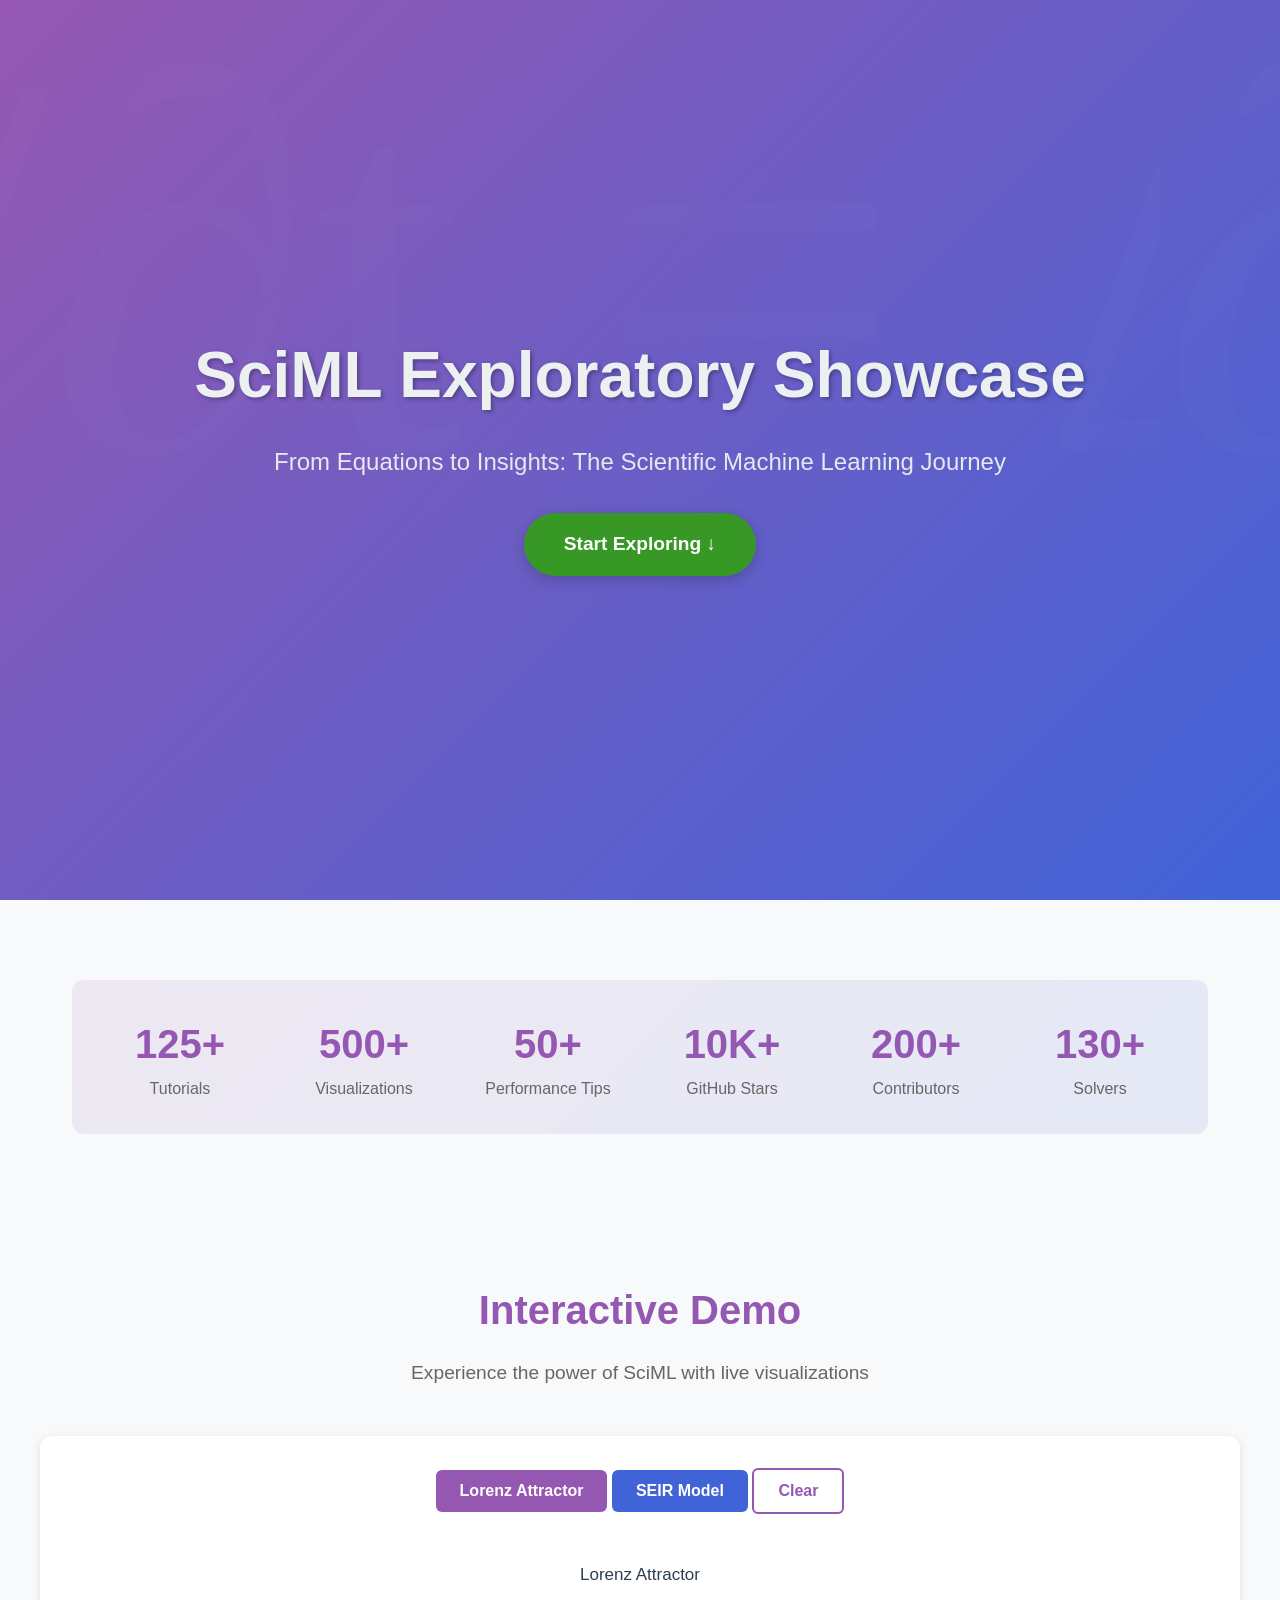
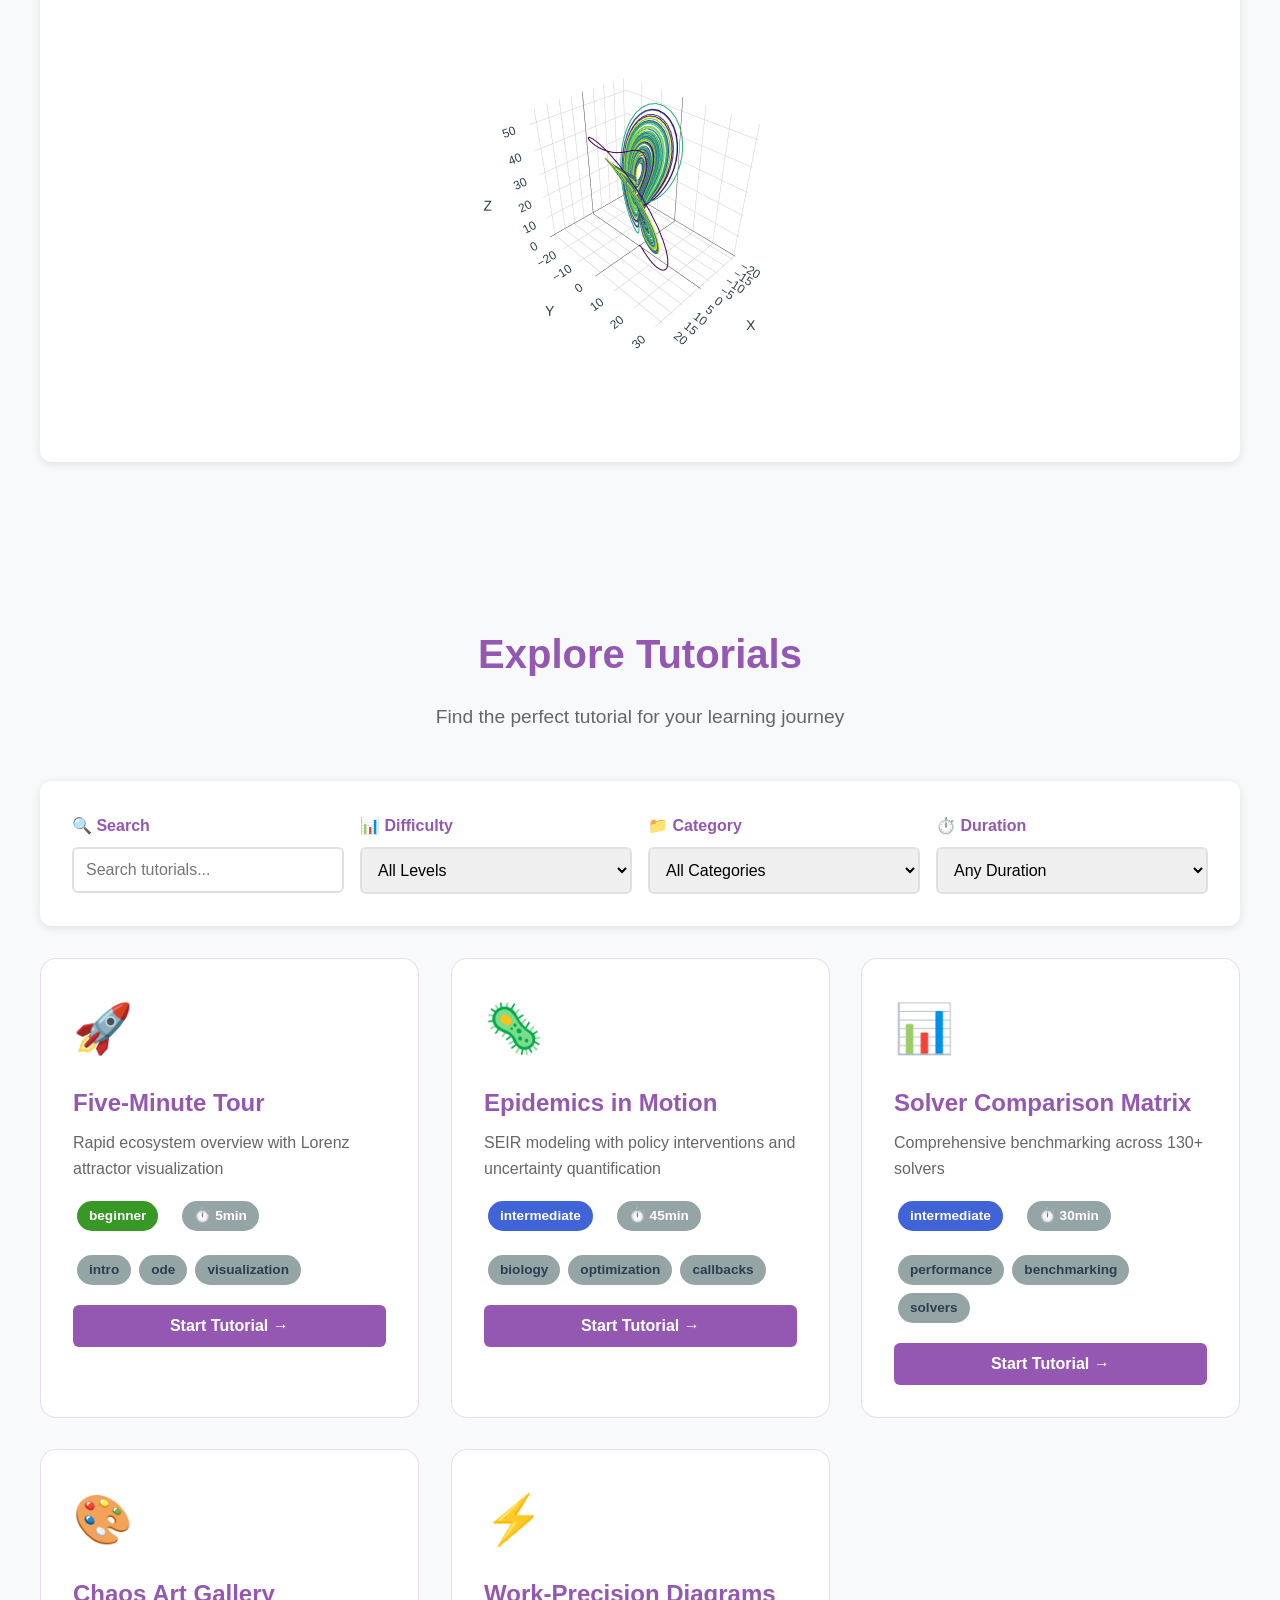
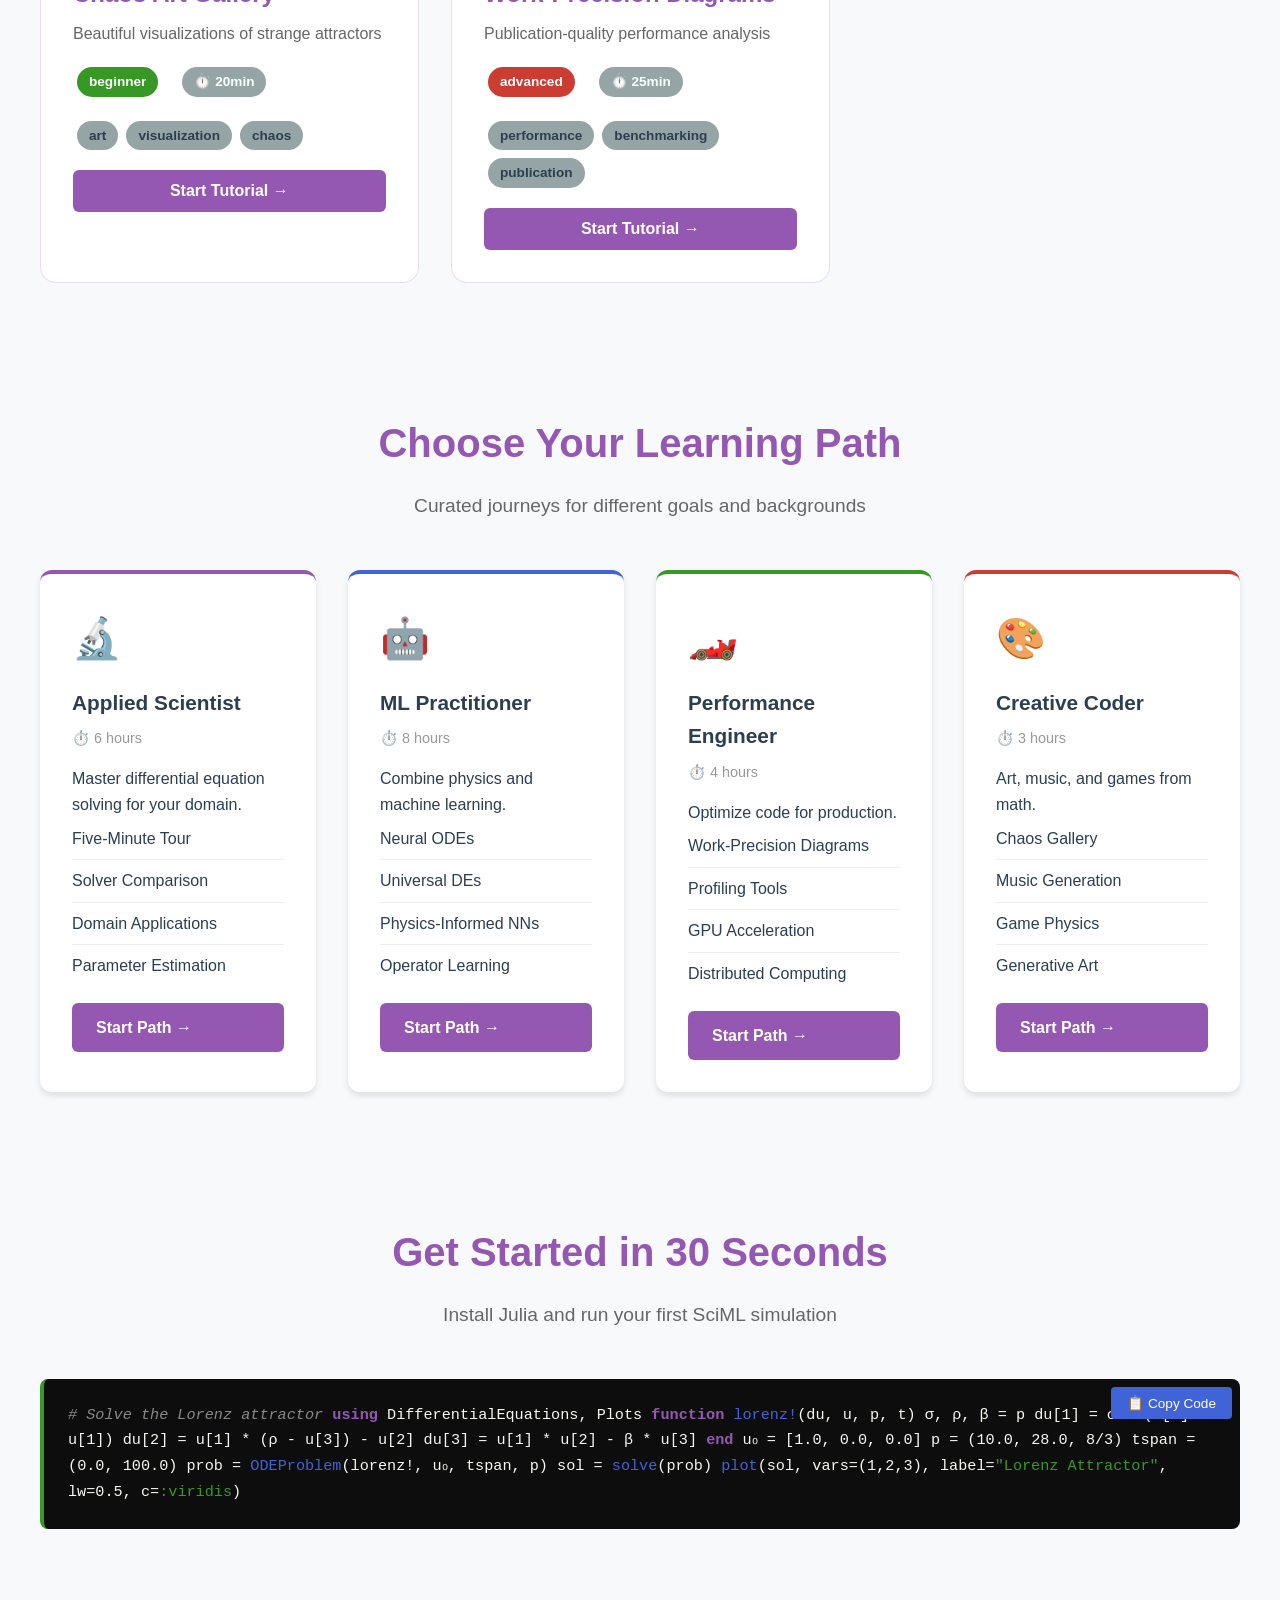
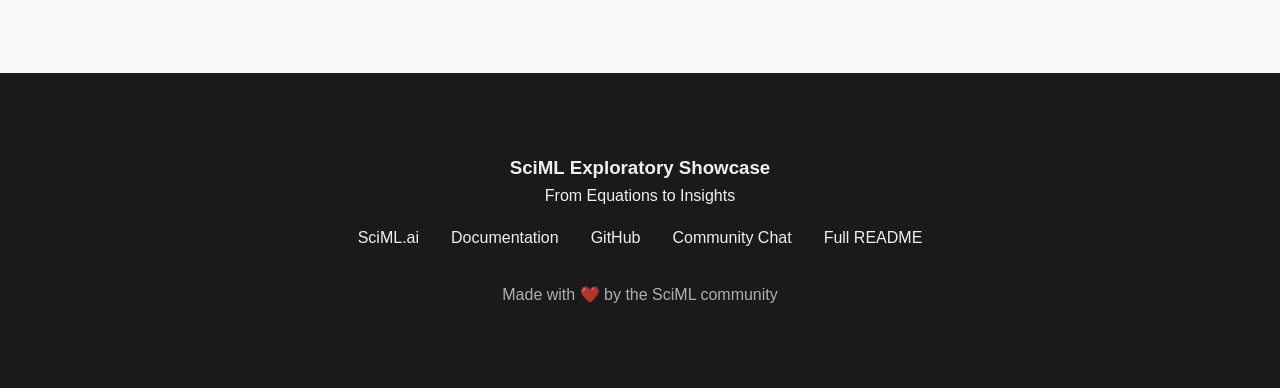
<file: tutorials/exploratory_showcase/index.html>
<!DOCTYPE html>
<html lang="en">
<head>
    <meta charset="UTF-8">
    <meta name="viewport" content="width=device-width, initial-scale=1.0">
    <title>SciML Exploratory Showcase - Interactive Explorer</title>
    
    <!-- Stylesheets -->
    <link rel="stylesheet" href="assets/styles/showcase.css">
    <link rel="stylesheet" href="assets/styles/animations.css">
    <link rel="stylesheet" href="assets/styles/responsive.css">
    
    <!-- Plotly for interactive plots -->
    <script src="https://cdn.plot.ly/plotly-2.27.0.min.js"></script>
    
    <!-- Meta tags for sharing -->
    <meta property="og:title" content="SciML Exploratory Showcase">
    <meta property="og:description" content="Explore Scientific Machine Learning through beautiful visualizations and interactive tutorials">
    <meta property="og:type" content="website">
    
    <style>
        /* Additional inline styles for this page */
        .filter-controls {
            background: white;
            padding: 2rem;
            border-radius: 12px;
            box-shadow: 0 2px 10px rgba(0,0,0,0.1);
            margin: 2rem 0;
            display: grid;
            grid-template-columns: repeat(auto-fit, minmax(200px, 1fr));
            gap: 1rem;
        }
        
        .filter-group {
            display: flex;
            flex-direction: column;
            gap: 0.5rem;
        }
        
        .filter-group label {
            font-weight: 600;
            color: var(--julia-purple);
        }
        
        .filter-group input,
        .filter-group select {
            padding: 0.75rem;
            border: 2px solid #e0e0e0;
            border-radius: 6px;
            font-size: 1rem;
            transition: border-color 0.3s ease;
        }
        
        .filter-group input:focus,
        .filter-group select:focus {
            outline: none;
            border-color: var(--julia-purple);
        }
        
        .no-results {
            text-align: center;
            padding: 4rem 2rem;
            color: #666;
        }
        
        .no-results p {
            font-size: 1.2rem;
            margin-bottom: 1rem;
        }
        
        .viz-container {
            background: white;
            border-radius: 12px;
            padding: 2rem;
            box-shadow: 0 2px 10px rgba(0,0,0,0.1);
            margin: 2rem 0;
        }
        
        #plot-container {
            width: 100%;
            min-height: 500px;
        }
    </style>
</head>
<body>
    <!-- Hero Banner -->
    <div class="hero-banner">
        <div class="hero-content fade-in">
            <h1 class="hero-title">SciML Exploratory Showcase</h1>
            <p class="hero-subtitle">From Equations to Insights: The Scientific Machine Learning Journey</p>
            <a href="#explore" class="hero-cta">Start Exploring ↓</a>
        </div>
    </div>

    <!-- Stats Dashboard -->
    <div class="container">
        <div class="stats-dashboard fade-in-delay-1">
            <div class="stat-item">
                <span class="stat-value">125+</span>
                <span class="stat-label">Tutorials</span>
            </div>
            <div class="stat-item">
                <span class="stat-value">500+</span>
                <span class="stat-label">Visualizations</span>
            </div>
            <div class="stat-item">
                <span class="stat-value">50+</span>
                <span class="stat-label">Performance Tips</span>
            </div>
            <div class="stat-item">
                <span class="stat-value">10K+</span>
                <span class="stat-label">GitHub Stars</span>
            </div>
            <div class="stat-item">
                <span class="stat-value">200+</span>
                <span class="stat-label">Contributors</span>
            </div>
            <div class="stat-item">
                <span class="stat-value">130+</span>
                <span class="stat-label">Solvers</span>
            </div>
        </div>
    </div>

    <!-- Interactive Visualization Demo -->
    <div class="container section" id="demo">
        <h2 class="section-title">Interactive Demo</h2>
        <p class="section-subtitle">Experience the power of SciML with live visualizations</p>
        
        <div class="viz-container">
            <div style="text-align: center; margin-bottom: 1rem;">
                <button class="btn btn-primary" onclick="renderDemo('lorenz')">Lorenz Attractor</button>
                <button class="btn btn-secondary" onclick="renderDemo('seir')">SEIR Model</button>
                <button class="btn btn-outline" onclick="vizEngine.clear()">Clear</button>
            </div>
            <div id="plot-container"></div>
        </div>
    </div>

    <!-- Tutorial Explorer -->
    <div class="container section" id="explore">
        <h2 class="section-title">Explore Tutorials</h2>
        <p class="section-subtitle">Find the perfect tutorial for your learning journey</p>
        
        <!-- Filter Controls -->
        <div class="filter-controls fade-in">
            <div class="filter-group">
                <label for="tutorial-search">🔍 Search</label>
                <input type="text" id="tutorial-search" placeholder="Search tutorials...">
            </div>
            <div class="filter-group">
                <label for="difficulty-filter">📊 Difficulty</label>
                <select id="difficulty-filter">
                    <option value="all">All Levels</option>
                    <option value="beginner">Beginner</option>
                    <option value="intermediate">Intermediate</option>
                    <option value="advanced">Advanced</option>
                </select>
            </div>
            <div class="filter-group">
                <label for="category-filter">📁 Category</label>
                <select id="category-filter">
                    <option value="all">All Categories</option>
                    <option value="sciml_journey">SciML Journey</option>
                    <option value="visual_cookbook">Visual Cookbook</option>
                    <option value="interactive_stories">Interactive Stories</option>
                    <option value="creative">Creative</option>
                    <option value="performance">Performance</option>
                </select>
            </div>
            <div class="filter-group">
                <label for="duration-filter">⏱️ Duration</label>
                <select id="duration-filter">
                    <option value="all">Any Duration</option>
                    <option value="10">≤ 10 minutes</option>
                    <option value="30">10-30 minutes</option>
                    <option value="60">> 30 minutes</option>
                </select>
            </div>
        </div>

        <!-- Tutorials Grid -->
        <div class="tutorial-grid" id="tutorials-container">
            <!-- Dynamically populated by JavaScript -->
        </div>
    </div>

    <!-- Learning Paths -->
    <div class="container section">
        <h2 class="section-title">Choose Your Learning Path</h2>
        <p class="section-subtitle">Curated journeys for different goals and backgrounds</p>
        
        <div class="learning-paths">
            <div class="path-card reveal">
                <div class="path-icon">🔬</div>
                <h3 class="path-title">Applied Scientist</h3>
                <div class="path-duration">⏱️ 6 hours</div>
                <p>Master differential equation solving for your domain.</p>
                <ul class="path-steps">
                    <li>Five-Minute Tour</li>
                    <li>Solver Comparison</li>
                    <li>Domain Applications</li>
                    <li>Parameter Estimation</li>
                </ul>
                <a href="#explore" class="btn btn-primary" style="margin-top: 1rem; width: 100%;">Start Path →</a>
            </div>
            
            <div class="path-card reveal">
                <div class="path-icon">🤖</div>
                <h3 class="path-title">ML Practitioner</h3>
                <div class="path-duration">⏱️ 8 hours</div>
                <p>Combine physics and machine learning.</p>
                <ul class="path-steps">
                    <li>Neural ODEs</li>
                    <li>Universal DEs</li>
                    <li>Physics-Informed NNs</li>
                    <li>Operator Learning</li>
                </ul>
                <a href="#explore" class="btn btn-primary" style="margin-top: 1rem; width: 100%;">Start Path →</a>
            </div>
            
            <div class="path-card reveal">
                <div class="path-icon">🏎️</div>
                <h3 class="path-title">Performance Engineer</h3>
                <div class="path-duration">⏱️ 4 hours</div>
                <p>Optimize code for production.</p>
                <ul class="path-steps">
                    <li>Work-Precision Diagrams</li>
                    <li>Profiling Tools</li>
                    <li>GPU Acceleration</li>
                    <li>Distributed Computing</li>
                </ul>
                <a href="#explore" class="btn btn-primary" style="margin-top: 1rem; width: 100%;">Start Path →</a>
            </div>
            
            <div class="path-card reveal">
                <div class="path-icon">🎨</div>
                <h3 class="path-title">Creative Coder</h3>
                <div class="path-duration">⏱️ 3 hours</div>
                <p>Art, music, and games from math.</p>
                <ul class="path-steps">
                    <li>Chaos Gallery</li>
                    <li>Music Generation</li>
                    <li>Game Physics</li>
                    <li>Generative Art</li>
                </ul>
                <a href="#explore" class="btn btn-primary" style="margin-top: 1rem; width: 100%;">Start Path →</a>
            </div>
        </div>
    </div>

    <!-- Quick Code Example -->
    <div class="container section">
        <h2 class="section-title">Get Started in 30 Seconds</h2>
        <p class="section-subtitle">Install Julia and run your first SciML simulation</p>
        
        <div class="code-snippet">
            <button class="copy-button" onclick="copyCode(this)">📋 Copy Code</button>
            <code><span class="comment"># Solve the Lorenz attractor</span>
<span class="keyword">using</span> DifferentialEquations, Plots

<span class="keyword">function</span> <span class="function">lorenz!</span>(du, u, p, t)
    σ, ρ, β = p
    du[<span class="number">1</span>] = σ * (u[<span class="number">2</span>] - u[<span class="number">1</span>])
    du[<span class="number">2</span>] = u[<span class="number">1</span>] * (ρ - u[<span class="number">3</span>]) - u[<span class="number">2</span>]
    du[<span class="number">3</span>] = u[<span class="number">1</span>] * u[<span class="number">2</span>] - β * u[<span class="number">3</span>]
<span class="keyword">end</span>

u₀ = [<span class="number">1.0</span>, <span class="number">0.0</span>, <span class="number">0.0</span>]
p = (<span class="number">10.0</span>, <span class="number">28.0</span>, <span class="number">8/3</span>)
tspan = (<span class="number">0.0</span>, <span class="number">100.0</span>)
prob = <span class="function">ODEProblem</span>(lorenz!, u₀, tspan, p)
sol = <span class="function">solve</span>(prob)

<span class="function">plot</span>(sol, vars=(<span class="number">1</span>,<span class="number">2</span>,<span class="number">3</span>), 
     label=<span class="string">"Lorenz Attractor"</span>,
     lw=<span class="number">0.5</span>, c=<span class="string">:viridis</span>)</code>
        </div>
    </div>

    <!-- Footer -->
    <footer class="footer">
        <div class="container">
            <h3>SciML Exploratory Showcase</h3>
            <p>From Equations to Insights</p>
            <div class="footer-links">
                <a href="https://sciml.ai">SciML.ai</a>
                <a href="https://docs.sciml.ai">Documentation</a>
                <a href="https://github.com/SciML">GitHub</a>
                <a href="https://julialang.zulipchat.com">Community Chat</a>
                <a href="README.md">Full README</a>
            </div>
            <p style="margin-top: 2rem; opacity: 0.7;">
                Made with ❤️ by the SciML community
            </p>
        </div>
    </footer>

    <!-- Scripts -->
    <script src="assets/js/visualization_engine.js"></script>
    <script src="assets/js/tutorial_explorer.js"></script>
    
    <script>
        // Initialize visualization engine
        const vizEngine = new VisualizationEngine('plot-container');
        
        // Demo rendering functions
        function renderDemo(type) {
            if (type === 'lorenz') {
                vizEngine.renderLorenzAttractor();
            } else if (type === 'seir') {
                vizEngine.renderSEIRModel({
                    beta: 0.5,
                    sigma: 0.2,
                    gamma: 0.1,
                    N: 1000,
                    E0: 10,
                    I0: 5,
                    R0: 0,
                    days: 200
                });
            }
        }
        
        // Auto-render Lorenz on load
        window.addEventListener('load', () => {
            setTimeout(() => renderDemo('lorenz'), 1000);
        });
    </script>
</body>
</html>
</file>
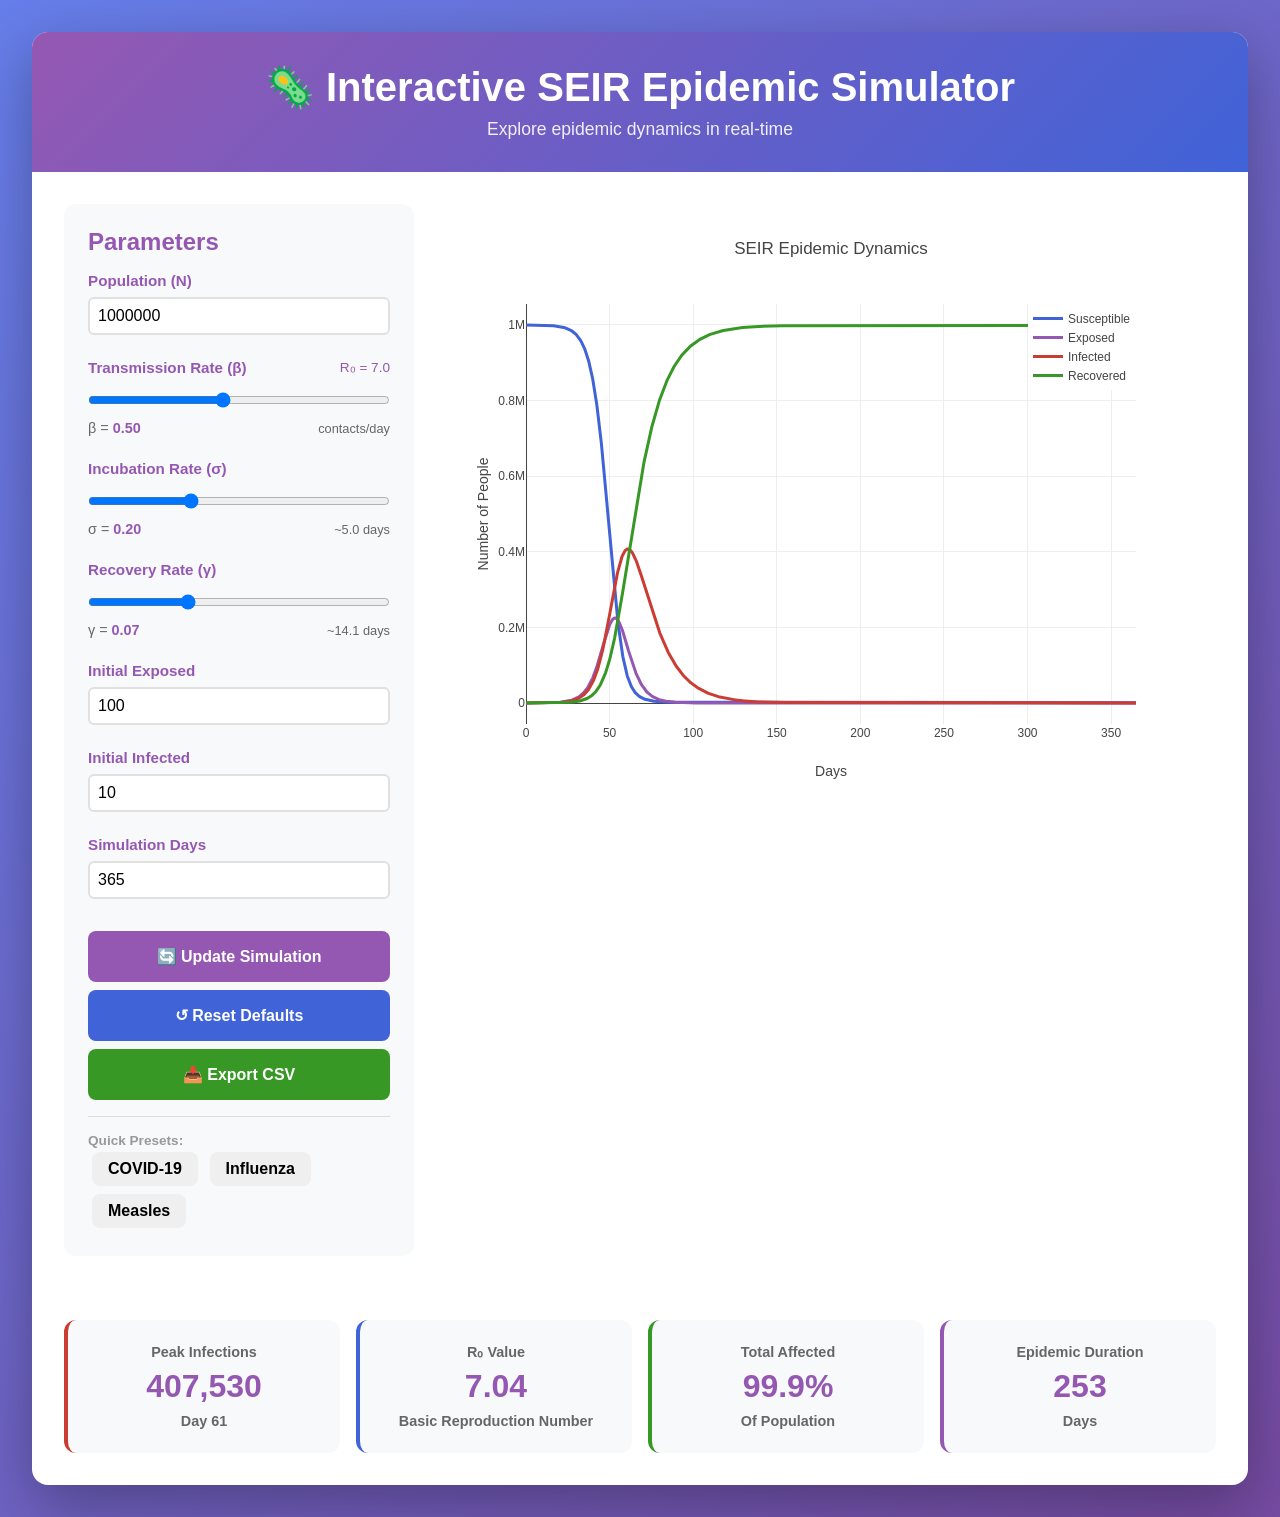
<file: tutorials/exploratory_showcase/03_interactive_stories/epidemics_in_motion/interactive_seir.html>
<!DOCTYPE html>
<html lang="en">
<head>
    <meta charset="UTF-8">
    <meta name="viewport" content="width=device-width, initial-scale=1.0">
    <title>Interactive SEIR Epidemic Simulator</title>
    
    <!-- Plotly for visualization -->
    <script src="https://cdn.plot.ly/plotly-2.27.0.min.js"></script>
    
    <style>
        :root {
            --julia-purple: #9558B2;
            --julia-green: #389826;
            --julia-red: #CB3C33;
            --julia-blue: #4063D8;
        }
        
        * {
            margin: 0;
            padding: 0;
            box-sizing: border-box;
        }
        
        body {
            font-family: -apple-system, BlinkMacSystemFont, 'Segoe UI', 'Roboto', sans-serif;
            background: linear-gradient(135deg, #667eea 0%, #764ba2 100%);
            min-height: 100vh;
            padding: 2rem;
        }
        
        .container {
            max-width: 1400px;
            margin: 0 auto;
            background: white;
            border-radius: 16px;
            box-shadow: 0 20px 60px rgba(0,0,0,0.3);
            overflow: hidden;
        }
        
        header {
            background: linear-gradient(135deg, var(--julia-purple), var(--julia-blue));
            color: white;
            padding: 2rem;
            text-align: center;
        }
        
        h1 {
            font-size: 2.5rem;
            margin-bottom: 0.5rem;
        }
        
        .subtitle {
            opacity: 0.9;
            font-size: 1.1rem;
        }
        
        .main-content {
            display: grid;
            grid-template-columns: 350px 1fr;
            gap: 2rem;
            padding: 2rem;
        }
        
        .controls {
            background: #f8f9fa;
            padding: 1.5rem;
            border-radius: 12px;
            height: fit-content;
        }
        
        .control-group {
            margin-bottom: 1.5rem;
        }
        
        .control-group label {
            display: block;
            font-weight: 600;
            color: var(--julia-purple);
            margin-bottom: 0.5rem;
            font-size: 0.95rem;
        }
        
        .control-group input[type="range"] {
            width: 100%;
            margin: 0.5rem 0;
        }
        
        .control-group input[type="number"] {
            width: 100%;
            padding: 0.5rem;
            border: 2px solid #e0e0e0;
            border-radius: 6px;
            font-size: 1rem;
        }
        
        .value-display {
            display: flex;
            justify-content: space-between;
            align-items: center;
            margin-top: 0.25rem;
            font-size: 0.9rem;
            color: #666;
        }
        
        .value-display .current-value {
            font-weight: 700;
            color: var(--julia-purple);
        }
        
        button {
            width: 100%;
            padding: 1rem;
            border: none;
            border-radius: 8px;
            font-size: 1rem;
            font-weight: 600;
            cursor: pointer;
            transition: all 0.3s ease;
            margin-top: 0.5rem;
        }
        
        .btn-primary {
            background: var(--julia-purple);
            color: white;
        }
        
        .btn-primary:hover {
            background: #7a3d8f;
            transform: translateY(-2px);
            box-shadow: 0 4px 12px rgba(149, 88, 178, 0.4);
        }
        
        .btn-secondary {
            background: var(--julia-blue);
            color: white;
        }
        
        .btn-secondary:hover {
            background: #2d4db8;
        }
        
        .btn-export {
            background: var(--julia-green);
            color: white;
        }
        
        .btn-export:hover {
            background: #2d7a1f;
        }
        
        #plot {
            background: white;
            border-radius: 12px;
            min-height: 600px;
        }
        
        .metrics-dashboard {
            display: grid;
            grid-template-columns: repeat(auto-fit, minmax(200px, 1fr));
            gap: 1rem;
            margin-top: 2rem;
            padding: 0 2rem 2rem;
        }
        
        .metric-card {
            background: #f8f9fa;
            padding: 1.5rem;
            border-radius: 12px;
            text-align: center;
            border-left: 4px solid var(--julia-purple);
        }
        
        .metric-card.peak {
            border-left-color: var(--julia-red);
        }
        
        .metric-card.r0 {
            border-left-color: var(--julia-blue);
        }
        
        .metric-card.affected {
            border-left-color: var(--julia-green);
        }
        
        .metric-value {
            font-size: 2rem;
            font-weight: 700;
            color: var(--julia-purple);
            margin: 0.5rem 0;
        }
        
        .metric-label {
            color: #666;
            font-size: 0.9rem;
            font-weight: 600;
        }
        
        .info-text {
            font-size: 0.85rem;
            color: #999;
            margin-top: 1rem;
            padding-top: 1rem;
            border-top: 1px solid #ddd;
        }
        
        @media (max-width: 968px) {
            .main-content {
                grid-template-columns: 1fr;
            }
            
            h1 {
                font-size: 1.8rem;
            }
        }
    </style>
</head>
<body>
    <div class="container">
        <header>
            <h1>🦠 Interactive SEIR Epidemic Simulator</h1>
            <p class="subtitle">Explore epidemic dynamics in real-time</p>
        </header>
        
        <div class="main-content">
            <aside class="controls">
                <h2 style="margin-bottom: 1rem; color: var(--julia-purple);">Parameters</h2>
                
                <div class="control-group">
                    <label for="population">Population (N)</label>
                    <input type="number" id="population" value="1000000" min="1000" max="10000000" step="1000">
                </div>
                
                <div class="control-group">
                    <label for="beta">Transmission Rate (β)
                        <span style="float: right; font-weight: normal; font-size: 0.85rem;">R₀ = <span id="r0-display">7.0</span></span>
                    </label>
                    <input type="range" id="beta" min="0.1" max="1.0" step="0.01" value="0.5">
                    <div class="value-display">
                        <span>β = <span class="current-value" id="beta-value">0.50</span></span>
                        <span style="font-size: 0.8rem;">contacts/day</span>
                    </div>
                </div>
                
                <div class="control-group">
                    <label for="sigma">Incubation Rate (σ)</label>
                    <input type="range" id="sigma" min="0.05" max="0.5" step="0.01" value="0.196">
                    <div class="value-display">
                        <span>σ = <span class="current-value" id="sigma-value">0.20</span></span>
                        <span style="font-size: 0.8rem;">~<span id="incubation-period">5.1</span> days</span>
                    </div>
                </div>
                
                <div class="control-group">
                    <label for="gamma">Recovery Rate (γ)</label>
                    <input type="range" id="gamma" min="0.01" max="0.2" step="0.001" value="0.071">
                    <div class="value-display">
                        <span>γ = <span class="current-value" id="gamma-value">0.07</span></span>
                        <span style="font-size: 0.8rem;">~<span id="infectious-period">14.1</span> days</span>
                    </div>
                </div>
                
                <div class="control-group">
                    <label for="initial-exposed">Initial Exposed</label>
                    <input type="number" id="initial-exposed" value="100" min="1" max="10000">
                </div>
                
                <div class="control-group">
                    <label for="initial-infected">Initial Infected</label>
                    <input type="number" id="initial-infected" value="10" min="1" max="10000">
                </div>
                
                <div class="control-group">
                    <label for="duration">Simulation Days</label>
                    <input type="number" id="duration" value="365" min="30" max="730" step="30">
                </div>
                
                <button class="btn-primary" onclick="updateSimulation()">🔄 Update Simulation</button>
                <button class="btn-secondary" onclick="resetDefaults()">↺ Reset Defaults</button>
                <button class="btn-export" onclick="exportData()">📥 Export CSV</button>
                
                <div class="info-text">
                    <strong>Quick Presets:</strong><br>
                    <button style="width: auto; padding: 0.5rem 1rem; margin: 0.25rem;" onclick="loadPreset('covid')">COVID-19</button>
                    <button style="width: auto; padding: 0.5rem 1rem; margin: 0.25rem;" onclick="loadPreset('flu')">Influenza</button>
                    <button style="width: auto; padding: 0.5rem 1rem; margin: 0.25rem;" onclick="loadPreset('measles')">Measles</button>
                </div>
            </aside>
            
            <main>
                <div id="plot"></div>
            </main>
        </div>
        
        <div class="metrics-dashboard">
            <div class="metric-card peak">
                <div class="metric-label">Peak Infections</div>
                <div class="metric-value" id="peak-infections">0</div>
                <div class="metric-label" id="peak-day"></div>
            </div>
            <div class="metric-card r0">
                <div class="metric-label">R₀ Value</div>
                <div class="metric-value" id="r0-metric">0.0</div>
                <div class="metric-label">Basic Reproduction Number</div>
            </div>
            <div class="metric-card affected">
                <div class="metric-label">Total Affected</div>
                <div class="metric-value" id="total-affected">0%</div>
                <div class="metric-label">Of Population</div>
            </div>
            <div class="metric-card">
                <div class="metric-label">Epidemic Duration</div>
                <div class="metric-value" id="epidemic-duration">0</div>
                <div class="metric-label">Days</div>
            </div>
        </div>
    </div>
    
    <script>
        // SEIR Model Solver
        function solveSEIR() {
            const N = parseInt(document.getElementById('population').value);
            const beta = parseFloat(document.getElementById('beta').value);
            const sigma = parseFloat(document.getElementById('sigma').value);
            const gamma = parseFloat(document.getElementById('gamma').value);
            const E0 = parseInt(document.getElementById('initial-exposed').value);
            const I0 = parseInt(document.getElementById('initial-infected').value);
            const days = parseInt(document.getElementById('duration').value);
            
            const dt = 0.1;
            const steps = Math.floor(days / dt);
            
            // Initial conditions
            const S = [N - E0 - I0];
            const E = [E0];
            const I = [I0];
            const R = [0];
            const t = [0];
            
            // Euler method integration
            for (let i = 1; i < steps; i++) {
                const lambda = beta * I[i-1] / N;
                
                const dS = -lambda * S[i-1];
                const dE = lambda * S[i-1] - sigma * E[i-1];
                const dI = sigma * E[i-1] - gamma * I[i-1];
                const dR = gamma * I[i-1];
                
                S.push(Math.max(0, S[i-1] + dS * dt));
                E.push(Math.max(0, E[i-1] + dE * dt));
                I.push(Math.max(0, I[i-1] + dI * dt));
                R.push(Math.max(0, R[i-1] + dR * dt));
                t.push(i * dt);
            }
            
            return { S, E, I, R, t, beta, gamma, N };
        }
        
        function updateSimulation() {
            const data = solveSEIR();
            
            // Update parameter displays
            const beta = parseFloat(document.getElementById('beta').value);
            const sigma = parseFloat(document.getElementById('sigma').value);
            const gamma = parseFloat(document.getElementById('gamma').value);
            
            document.getElementById('beta-value').textContent = beta.toFixed(2);
            document.getElementById('sigma-value').textContent = sigma.toFixed(2);
            document.getElementById('gamma-value').textContent = gamma.toFixed(2);
            document.getElementById('incubation-period').textContent = (1/sigma).toFixed(1);
            document.getElementById('infectious-period').textContent = (1/gamma).toFixed(1);
            
            const R0 = beta / gamma;
            document.getElementById('r0-display').textContent = R0.toFixed(1);
            document.getElementById('r0-metric').textContent = R0.toFixed(2);
            
            // Calculate metrics
            const peakI = Math.max(...data.I);
            const peakDay = data.t[data.I.indexOf(peakI)];
            const totalAffected = (data.R[data.R.length - 1] / data.N) * 100;
            
            // Find epidemic duration (when I drops below 1)
            let duration = 0;
            for (let i = data.I.length - 1; i >= 0; i--) {
                if (data.I[i] > 1) {
                    duration = data.t[i];
                    break;
                }
            }
            
            document.getElementById('peak-infections').textContent = Math.round(peakI).toLocaleString();
            document.getElementById('peak-day').textContent = `Day ${Math.round(peakDay)}`;
            document.getElementById('total-affected').textContent = totalAffected.toFixed(1) + '%';
            document.getElementById('epidemic-duration').textContent = Math.round(duration);
            
            // Plot
            const traces = [
                {
                    x: data.t,
                    y: data.S,
                    name: 'Susceptible',
                    line: { color: '#4063D8', width: 3 }
                },
                {
                    x: data.t,
                    y: data.E,
                    name: 'Exposed',
                    line: { color: '#9558B2', width: 3 }
                },
                {
                    x: data.t,
                    y: data.I,
                    name: 'Infected',
                    line: { color: '#CB3C33', width: 3 }
                },
                {
                    x: data.t,
                    y: data.R,
                    name: 'Recovered',
                    line: { color: '#389826', width: 3 }
                }
            ];
            
            const layout = {
                title: 'SEIR Epidemic Dynamics',
                xaxis: { title: 'Days' },
                yaxis: { title: 'Number of People' },
                hovermode: 'x unified',
                showlegend: true,
                legend: { x: 1, xanchor: 'right', y: 1 }
            };
            
            Plotly.newPlot('plot', traces, layout, { responsive: true });
        }
        
        function resetDefaults() {
            document.getElementById('population').value = 1000000;
            document.getElementById('beta').value = 0.5;
            document.getElementById('sigma').value = 0.196;
            document.getElementById('gamma').value = 0.071;
            document.getElementById('initial-exposed').value = 100;
            document.getElementById('initial-infected').value = 10;
            document.getElementById('duration').value = 365;
            updateSimulation();
        }
        
        function loadPreset(disease) {
            if (disease === 'covid') {
                document.getElementById('beta').value = 0.5;
                document.getElementById('sigma').value = 0.196;
                document.getElementById('gamma').value = 0.071;
            } else if (disease === 'flu') {
                document.getElementById('beta').value = 0.4;
                document.getElementById('sigma').value = 0.5;
                document.getElementById('gamma').value = 0.333;
            } else if (disease === 'measles') {
                document.getElementById('beta').value = 1.2;
                document.getElementById('sigma').value = 0.1;
                document.getElementById('gamma').value = 0.1;
            }
            updateSimulation();
        }
        
        function exportData() {
            const data = solveSEIR();
            let csv = 'Time,Susceptible,Exposed,Infected,Recovered\n';
            
            for (let i = 0; i < data.t.length; i++) {
                csv += `${data.t[i].toFixed(2)},${data.S[i].toFixed(2)},${data.E[i].toFixed(2)},${data.I[i].toFixed(2)},${data.R[i].toFixed(2)}\n`;
            }
            
            const blob = new Blob([csv], { type: 'text/csv' });
            const url = URL.createObjectURL(blob);
            const a = document.createElement('a');
            a.href = url;
            a.download = 'seir_simulation.csv';
            a.click();
        }
        
        // Real-time updates on slider change
        document.getElementById('beta').addEventListener('input', updateSimulation);
        document.getElementById('sigma').addEventListener('input', updateSimulation);
        document.getElementById('gamma').addEventListener('input', updateSimulation);
        
        // Initial simulation
        updateSimulation();
    </script>
</body>
</html>
</file>
<file: tutorials/exploratory_showcase/assets/styles/showcase.css>
/* SciML Exploratory Showcase - Main Stylesheet */
/* Julia Theme Color Palette */
:root {
  --julia-purple: #9558B2;
  --julia-green: #389826;
  --julia-red: #CB3C33;
  --julia-blue: #4063D8;
  --text-dark: #2c3e50;
  --text-light: #ecf0f1;
  --bg-light: #f8f9fa;
  --bg-dark: #1a1a1a;
  --card-shadow: 0 4px 6px rgba(0, 0, 0, 0.1);
}

/* Global Styles */
* {
  margin: 0;
  padding: 0;
  box-sizing: border-box;
}

body {
  font-family: -apple-system, BlinkMacSystemFont, 'Segoe UI', 'Roboto', 'Oxygen',
    'Ubuntu', 'Cantarell', 'Fira Sans', 'Droid Sans', 'Helvetica Neue', sans-serif;
  line-height: 1.6;
  color: var(--text-dark);
  background-color: var(--bg-light);
}

/* Hero Banner with Gradient & Animated Particles */
.hero-banner {
  background: linear-gradient(135deg, var(--julia-purple), var(--julia-blue));
  min-height: 100vh;
  position: relative;
  overflow: hidden;
  display: flex;
  align-items: center;
  justify-content: center;
  color: var(--text-light);
  text-align: center;
  padding: 2rem;
}

.hero-banner::before {
  content: '';
  position: absolute;
  width: 200%;
  height: 200%;
  background: url('data:image/svg+xml,<svg xmlns="http://www.w3.org/2000/svg" viewBox="0 0 100 100"><text y="50" font-size="30" fill="white" opacity="0.1">∂ƒ/∂t = Δƒ</text></svg>');
  animation: float 60s infinite linear;
  opacity: 0.1;
  pointer-events: none;
}

@keyframes float {
  0% { transform: translate(0, 0); }
  100% { transform: translate(-50%, -50%); }
}

.hero-content {
  position: relative;
  z-index: 1;
  max-width: 1200px;
}

.hero-title {
  font-size: 4rem;
  font-weight: 800;
  margin-bottom: 1rem;
  text-shadow: 2px 2px 4px rgba(0, 0, 0, 0.3);
}

.hero-subtitle {
  font-size: 1.5rem;
  margin-bottom: 2rem;
  opacity: 0.95;
}

.hero-cta {
  display: inline-block;
  padding: 1rem 2.5rem;
  background-color: var(--julia-green);
  color: white;
  text-decoration: none;
  border-radius: 50px;
  font-size: 1.2rem;
  font-weight: 600;
  transition: all 0.3s ease;
  box-shadow: 0 4px 15px rgba(0, 0, 0, 0.2);
}

.hero-cta:hover {
  transform: translateY(-3px);
  box-shadow: 0 6px 20px rgba(0, 0, 0, 0.3);
  background-color: #2d7a1f;
}

/* Container & Layout */
.container {
  max-width: 1200px;
  margin: 0 auto;
  padding: 2rem;
}

.section {
  padding: 4rem 0;
}

.section-title {
  font-size: 2.5rem;
  font-weight: 700;
  margin-bottom: 1rem;
  color: var(--julia-purple);
  text-align: center;
}

.section-subtitle {
  font-size: 1.2rem;
  color: #666;
  text-align: center;
  margin-bottom: 3rem;
}

/* Tutorial Cards with Glassmorphism */
.tutorial-grid {
  display: grid;
  grid-template-columns: repeat(auto-fit, minmax(300px, 1fr));
  gap: 2rem;
  margin-top: 2rem;
}

.tutorial-card {
  backdrop-filter: blur(10px);
  background: rgba(255, 255, 255, 0.9);
  border: 1px solid rgba(149, 88, 178, 0.2);
  border-radius: 16px;
  padding: 2rem;
  transition: transform 0.3s ease, box-shadow 0.3s ease;
  cursor: pointer;
  position: relative;
  overflow: hidden;
}

.tutorial-card::before {
  content: '';
  position: absolute;
  top: 0;
  left: 0;
  width: 100%;
  height: 4px;
  background: linear-gradient(90deg, var(--julia-purple), var(--julia-blue));
  transform: scaleX(0);
  transition: transform 0.3s ease;
}

.tutorial-card:hover {
  transform: translateY(-8px) scale(1.02);
  box-shadow: 0 20px 60px rgba(149, 88, 178, 0.4);
}

.tutorial-card:hover::before {
  transform: scaleX(1);
}

.card-icon {
  font-size: 3rem;
  margin-bottom: 1rem;
}

.card-title {
  font-size: 1.5rem;
  font-weight: 600;
  margin-bottom: 0.5rem;
  color: var(--julia-purple);
}

.card-description {
  color: #666;
  line-height: 1.6;
}

.card-meta {
  display: flex;
  gap: 1rem;
  margin-top: 1rem;
  font-size: 0.9rem;
  color: #999;
}

/* Code Snippets with Syntax Highlighting */
.code-snippet {
  font-family: 'JuliaMono', 'Fira Code', 'Consolas', monospace;
  background: rgba(0, 0, 0, 0.95);
  border-left: 4px solid var(--julia-green);
  padding: 1.5rem;
  border-radius: 8px;
  overflow-x: auto;
  margin: 1rem 0;
  position: relative;
}

.code-snippet code {
  color: #f8f8f2;
  font-size: 0.95rem;
  line-height: 1.6;
}

.code-snippet .keyword {
  color: var(--julia-purple);
  font-weight: bold;
}

.code-snippet .string {
  color: var(--julia-green);
}

.code-snippet .comment {
  color: #888;
  font-style: italic;
}

.code-snippet .function {
  color: var(--julia-blue);
}

/* Copy Button */
.copy-button {
  position: absolute;
  top: 0.5rem;
  right: 0.5rem;
  padding: 0.5rem 1rem;
  background-color: var(--julia-blue);
  color: white;
  border: none;
  border-radius: 4px;
  cursor: pointer;
  font-size: 0.85rem;
  transition: background-color 0.3s ease;
}

.copy-button:hover {
  background-color: #2d4db8;
}

/* Learning Paths */
.learning-paths {
  display: grid;
  grid-template-columns: repeat(auto-fit, minmax(280px, 1fr));
  gap: 2rem;
  margin-top: 2rem;
}

.path-card {
  background: white;
  border-radius: 12px;
  padding: 2rem;
  box-shadow: var(--card-shadow);
  border-top: 4px solid var(--julia-purple);
  transition: transform 0.3s ease;
}

.path-card:nth-child(2) {
  border-top-color: var(--julia-blue);
}

.path-card:nth-child(3) {
  border-top-color: var(--julia-green);
}

.path-card:nth-child(4) {
  border-top-color: var(--julia-red);
}

.path-card:hover {
  transform: translateY(-5px);
  box-shadow: 0 10px 30px rgba(0, 0, 0, 0.15);
}

.path-icon {
  font-size: 2.5rem;
  margin-bottom: 1rem;
}

.path-title {
  font-size: 1.3rem;
  font-weight: 600;
  margin-bottom: 0.5rem;
}

.path-duration {
  color: #999;
  font-size: 0.9rem;
  margin-bottom: 1rem;
}

.path-steps {
  list-style: none;
  padding-left: 0;
}

.path-steps li {
  padding: 0.5rem 0;
  border-bottom: 1px solid #eee;
}

.path-steps li:last-child {
  border-bottom: none;
}

/* Stats Dashboard */
.stats-dashboard {
  display: grid;
  grid-template-columns: repeat(auto-fit, minmax(200px, 1fr));
  gap: 2rem;
  margin: 3rem 0;
  padding: 2rem;
  background: linear-gradient(135deg, rgba(149, 88, 178, 0.1), rgba(64, 99, 216, 0.1));
  border-radius: 12px;
}

.stat-item {
  text-align: center;
}

.stat-value {
  font-size: 2.5rem;
  font-weight: 700;
  color: var(--julia-purple);
  display: block;
}

.stat-label {
  font-size: 1rem;
  color: #666;
  margin-top: 0.5rem;
}

/* Gallery */
.gallery-grid {
  display: grid;
  grid-template-columns: repeat(auto-fit, minmax(350px, 1fr));
  gap: 2rem;
  margin-top: 2rem;
}

.gallery-item {
  border-radius: 12px;
  overflow: hidden;
  box-shadow: var(--card-shadow);
  transition: transform 0.3s ease, box-shadow 0.3s ease;
  background: white;
}

.gallery-item:hover {
  transform: scale(1.05);
  box-shadow: 0 10px 30px rgba(0, 0, 0, 0.2);
}

.gallery-item img,
.gallery-item video {
  width: 100%;
  height: 250px;
  object-fit: cover;
  display: block;
}

.gallery-caption {
  padding: 1rem;
  font-weight: 600;
  color: var(--text-dark);
}

/* Buttons */
.btn {
  display: inline-block;
  padding: 0.75rem 1.5rem;
  border-radius: 6px;
  text-decoration: none;
  font-weight: 600;
  transition: all 0.3s ease;
  border: none;
  cursor: pointer;
  font-size: 1rem;
}

.btn-primary {
  background-color: var(--julia-purple);
  color: white;
}

.btn-primary:hover {
  background-color: #7a3d8f;
  transform: translateY(-2px);
  box-shadow: 0 4px 12px rgba(149, 88, 178, 0.4);
}

.btn-secondary {
  background-color: var(--julia-blue);
  color: white;
}

.btn-secondary:hover {
  background-color: #2d4db8;
}

.btn-outline {
  background-color: transparent;
  border: 2px solid var(--julia-purple);
  color: var(--julia-purple);
}

.btn-outline:hover {
  background-color: var(--julia-purple);
  color: white;
}

/* Footer */
.footer {
  background-color: var(--bg-dark);
  color: var(--text-light);
  padding: 3rem 0;
  text-align: center;
  margin-top: 4rem;
}

.footer-links {
  display: flex;
  justify-content: center;
  gap: 2rem;
  margin-top: 1rem;
  flex-wrap: wrap;
}

.footer-links a {
  color: var(--text-light);
  text-decoration: none;
  transition: color 0.3s ease;
}

.footer-links a:hover {
  color: var(--julia-purple);
}

/* Badges */
.badge {
  display: inline-block;
  padding: 0.25rem 0.75rem;
  border-radius: 20px;
  font-size: 0.85rem;
  font-weight: 600;
  margin: 0.25rem;
}

.badge-difficulty-beginner {
  background-color: var(--julia-green);
  color: white;
}

.badge-difficulty-intermediate {
  background-color: var(--julia-blue);
  color: white;
}

.badge-difficulty-advanced {
  background-color: var(--julia-red);
  color: white;
}

.badge-time {
  background-color: #95a5a6;
  color: white;
}

/* Utility Classes */
.text-center {
  text-align: center;
}

.mt-1 { margin-top: 1rem; }
.mt-2 { margin-top: 2rem; }
.mt-3 { margin-top: 3rem; }
.mb-1 { margin-bottom: 1rem; }
.mb-2 { margin-bottom: 2rem; }
.mb-3 { margin-bottom: 3rem; }
</file>
<file: tutorials/exploratory_showcase/assets/styles/animations.css>
/* SciML Exploratory Showcase - Animations */

/* Smooth Fade In */
@keyframes fadeIn {
  from {
    opacity: 0;
    transform: translateY(20px);
  }
  to {
    opacity: 1;
    transform: translateY(0);
  }
}

.fade-in {
  animation: fadeIn 0.6s ease-out forwards;
}

.fade-in-delay-1 {
  animation: fadeIn 0.6s ease-out 0.2s forwards;
  opacity: 0;
}

.fade-in-delay-2 {
  animation: fadeIn 0.6s ease-out 0.4s forwards;
  opacity: 0;
}

.fade-in-delay-3 {
  animation: fadeIn 0.6s ease-out 0.6s forwards;
  opacity: 0;
}

/* Slide In Animations */
@keyframes slideInLeft {
  from {
    opacity: 0;
    transform: translateX(-50px);
  }
  to {
    opacity: 1;
    transform: translateX(0);
  }
}

@keyframes slideInRight {
  from {
    opacity: 0;
    transform: translateX(50px);
  }
  to {
    opacity: 1;
    transform: translateX(0);
  }
}

.slide-in-left {
  animation: slideInLeft 0.8s ease-out forwards;
}

.slide-in-right {
  animation: slideInRight 0.8s ease-out forwards;
}

/* Pulse Animation */
@keyframes pulse {
  0%, 100% {
    transform: scale(1);
  }
  50% {
    transform: scale(1.05);
  }
}

.pulse {
  animation: pulse 2s ease-in-out infinite;
}

/* Bounce Animation */
@keyframes bounce {
  0%, 20%, 50%, 80%, 100% {
    transform: translateY(0);
  }
  40% {
    transform: translateY(-10px);
  }
  60% {
    transform: translateY(-5px);
  }
}

.bounce {
  animation: bounce 2s ease infinite;
}

/* Rotating Animation */
@keyframes rotate {
  from {
    transform: rotate(0deg);
  }
  to {
    transform: rotate(360deg);
  }
}

.rotate {
  animation: rotate 20s linear infinite;
}

/* Gradient Shift */
@keyframes gradientShift {
  0% {
    background-position: 0% 50%;
  }
  50% {
    background-position: 100% 50%;
  }
  100% {
    background-position: 0% 50%;
  }
}

.gradient-shift {
  background-size: 200% 200%;
  animation: gradientShift 10s ease infinite;
}

/* Glow Effect */
@keyframes glow {
  0%, 100% {
    box-shadow: 0 0 5px rgba(149, 88, 178, 0.5);
  }
  50% {
    box-shadow: 0 0 20px rgba(149, 88, 178, 0.8), 0 0 30px rgba(149, 88, 178, 0.6);
  }
}

.glow {
  animation: glow 2s ease-in-out infinite;
}

/* Shake Animation */
@keyframes shake {
  0%, 100% {
    transform: translateX(0);
  }
  10%, 30%, 50%, 70%, 90% {
    transform: translateX(-5px);
  }
  20%, 40%, 60%, 80% {
    transform: translateX(5px);
  }
}

.shake {
  animation: shake 0.5s ease;
}

/* Scale In */
@keyframes scaleIn {
  from {
    opacity: 0;
    transform: scale(0.8);
  }
  to {
    opacity: 1;
    transform: scale(1);
  }
}

.scale-in {
  animation: scaleIn 0.5s ease-out forwards;
}

/* Float Animation for Hero Particles */
@keyframes floatParticles {
  0% {
    transform: translate(0, 0) rotate(0deg);
  }
  25% {
    transform: translate(10px, -10px) rotate(90deg);
  }
  50% {
    transform: translate(0, -20px) rotate(180deg);
  }
  75% {
    transform: translate(-10px, -10px) rotate(270deg);
  }
  100% {
    transform: translate(0, 0) rotate(360deg);
  }
}

.float-particle {
  animation: floatParticles 8s ease-in-out infinite;
}

/* Typewriter Effect */
@keyframes typing {
  from {
    width: 0;
  }
  to {
    width: 100%;
  }
}

@keyframes blink {
  50% {
    border-color: transparent;
  }
}

.typewriter {
  overflow: hidden;
  border-right: 3px solid var(--julia-purple);
  white-space: nowrap;
  animation: typing 3s steps(40) 1s forwards, blink 0.75s step-end infinite;
  width: 0;
}

/* Hover Lift Effect */
.hover-lift {
  transition: transform 0.3s ease, box-shadow 0.3s ease;
}

.hover-lift:hover {
  transform: translateY(-10px);
  box-shadow: 0 15px 40px rgba(0, 0, 0, 0.2);
}

/* Progress Bar Animation */
@keyframes progressBar {
  from {
    width: 0%;
  }
  to {
    width: 100%;
  }
}

.progress-animate {
  animation: progressBar 2s ease-out forwards;
}

/* Shimmer Effect */
@keyframes shimmer {
  0% {
    background-position: -1000px 0;
  }
  100% {
    background-position: 1000px 0;
  }
}

.shimmer {
  background: linear-gradient(
    90deg,
    rgba(255, 255, 255, 0) 0%,
    rgba(255, 255, 255, 0.5) 50%,
    rgba(255, 255, 255, 0) 100%
  );
  background-size: 1000px 100%;
  animation: shimmer 2s infinite;
}

/* Card Flip Animation */
.flip-card {
  perspective: 1000px;
}

.flip-card-inner {
  transition: transform 0.6s;
  transform-style: preserve-3d;
}

.flip-card:hover .flip-card-inner {
  transform: rotateY(180deg);
}

.flip-card-front,
.flip-card-back {
  backface-visibility: hidden;
  position: absolute;
  width: 100%;
  height: 100%;
}

.flip-card-back {
  transform: rotateY(180deg);
}

/* Scroll Reveal */
.reveal {
  opacity: 0;
  transform: translateY(50px);
  transition: opacity 0.6s ease, transform 0.6s ease;
}

.reveal.active {
  opacity: 1;
  transform: translateY(0);
}

/* Loading Spinner */
@keyframes spin {
  0% {
    transform: rotate(0deg);
  }
  100% {
    transform: rotate(360deg);
  }
}

.spinner {
  border: 4px solid rgba(149, 88, 178, 0.2);
  border-top: 4px solid var(--julia-purple);
  border-radius: 50%;
  width: 40px;
  height: 40px;
  animation: spin 1s linear infinite;
}

/* Wave Animation */
@keyframes wave {
  0%, 100% {
    transform: translateY(0);
  }
  50% {
    transform: translateY(-10px);
  }
}

.wave {
  animation: wave 2s ease-in-out infinite;
}

.wave-delay-1 {
  animation-delay: 0.1s;
}

.wave-delay-2 {
  animation-delay: 0.2s;
}

.wave-delay-3 {
  animation-delay: 0.3s;
}

/* Transition Classes */
.transition-all {
  transition: all 0.3s ease;
}

.transition-transform {
  transition: transform 0.3s ease;
}

.transition-opacity {
  transition: opacity 0.3s ease;
}

.transition-colors {
  transition: color 0.3s ease, background-color 0.3s ease, border-color 0.3s ease;
}
</file>
<file: tutorials/exploratory_showcase/assets/styles/responsive.css>
/* SciML Exploratory Showcase - Responsive Design */

/* Mobile Styles (< 768px) */
@media (max-width: 767px) {
  .hero-title {
    font-size: 2rem;
  }

  .hero-subtitle {
    font-size: 1rem;
  }

  .hero-cta {
    padding: 0.75rem 1.5rem;
    font-size: 1rem;
  }

  .section-title {
    font-size: 1.8rem;
  }

  .section-subtitle {
    font-size: 1rem;
  }

  .container {
    padding: 1rem;
  }

  .tutorial-grid {
    grid-template-columns: 1fr;
    gap: 1rem;
  }

  .tutorial-card {
    padding: 1.5rem;
  }

  .card-title {
    font-size: 1.2rem;
  }

  .learning-paths {
    grid-template-columns: 1fr;
  }

  .stats-dashboard {
    grid-template-columns: repeat(2, 1fr);
    gap: 1rem;
    padding: 1rem;
  }

  .stat-value {
    font-size: 1.8rem;
  }

  .gallery-grid {
    grid-template-columns: 1fr;
    gap: 1rem;
  }

  .gallery-item img,
  .gallery-item video {
    height: 200px;
  }

  .code-snippet {
    padding: 1rem;
    font-size: 0.85rem;
  }

  .footer-links {
    flex-direction: column;
    gap: 1rem;
  }

  .card-meta {
    flex-direction: column;
    gap: 0.5rem;
  }

  .path-title {
    font-size: 1.1rem;
  }

  .section {
    padding: 2rem 0;
  }
}

/* Tablet Styles (768px - 1023px) */
@media (min-width: 768px) and (max-width: 1023px) {
  .hero-title {
    font-size: 3rem;
  }

  .hero-subtitle {
    font-size: 1.3rem;
  }

  .tutorial-grid {
    grid-template-columns: repeat(2, 1fr);
    gap: 1.5rem;
  }

  .learning-paths {
    grid-template-columns: repeat(2, 1fr);
  }

  .stats-dashboard {
    grid-template-columns: repeat(3, 1fr);
  }

  .gallery-grid {
    grid-template-columns: repeat(2, 1fr);
  }

  .container {
    padding: 1.5rem;
  }
}

/* Desktop Styles (>= 1024px) */
@media (min-width: 1024px) {
  .hero-banner {
    min-height: 100vh;
  }

  .tutorial-grid {
    grid-template-columns: repeat(3, 1fr);
  }

  .learning-paths {
    grid-template-columns: repeat(4, 1fr);
  }

  .stats-dashboard {
    grid-template-columns: repeat(6, 1fr);
  }

  .gallery-grid {
    grid-template-columns: repeat(3, 1fr);
  }
}

/* Large Desktop (>= 1440px) */
@media (min-width: 1440px) {
  .container {
    max-width: 1400px;
  }

  .hero-title {
    font-size: 4.5rem;
  }

  .tutorial-grid {
    grid-template-columns: repeat(4, 1fr);
  }
}

/* Print Styles */
@media print {
  .hero-banner::before,
  .copy-button,
  .hero-cta,
  .btn {
    display: none;
  }

  .hero-banner {
    min-height: auto;
    padding: 2rem;
    background: white;
    color: black;
  }

  .tutorial-card {
    page-break-inside: avoid;
    box-shadow: none;
    border: 1px solid #ddd;
  }

  body {
    font-size: 12pt;
    line-height: 1.5;
  }

  .section {
    page-break-before: always;
  }
}

/* High DPI Screens */
@media (-webkit-min-device-pixel-ratio: 2), (min-resolution: 192dpi) {
  .gallery-item img,
  .gallery-item video {
    image-rendering: -webkit-optimize-contrast;
  }
}

/* Dark Mode Support */
@media (prefers-color-scheme: dark) {
  :root {
    --bg-light: #1a1a1a;
    --text-dark: #ecf0f1;
    --card-bg: #2c2c2c;
  }

  body {
    background-color: var(--bg-light);
    color: var(--text-dark);
  }

  .tutorial-card {
    background: rgba(44, 44, 44, 0.9);
    border-color: rgba(149, 88, 178, 0.3);
  }

  .path-card {
    background: var(--card-bg);
    color: var(--text-dark);
  }

  .gallery-item {
    background: var(--card-bg);
  }

  .code-snippet {
    background: rgba(0, 0, 0, 0.8);
  }
}

/* Reduced Motion */
@media (prefers-reduced-motion: reduce) {
  *,
  *::before,
  *::after {
    animation-duration: 0.01ms !important;
    animation-iteration-count: 1 !important;
    transition-duration: 0.01ms !important;
  }

  .hero-banner::before {
    animation: none;
  }

  .pulse,
  .bounce,
  .rotate,
  .float-particle {
    animation: none;
  }
}

/* Landscape Mobile */
@media (max-width: 767px) and (orientation: landscape) {
  .hero-banner {
    min-height: auto;
    padding: 3rem 1rem;
  }

  .hero-title {
    font-size: 2.5rem;
  }
}

/* Touch Device Optimizations */
@media (hover: none) and (pointer: coarse) {
  .tutorial-card:hover,
  .path-card:hover,
  .gallery-item:hover {
    transform: none;
  }

  .tutorial-card:active {
    transform: scale(0.98);
  }

  .btn {
    padding: 1rem 2rem;
    font-size: 1.1rem;
  }

  /* Increase touch target sizes */
  .copy-button,
  .btn {
    min-height: 44px;
    min-width: 44px;
  }
}

/* Accessibility - High Contrast Mode */
@media (prefers-contrast: high) {
  .tutorial-card {
    border: 2px solid currentColor;
  }

  .btn-outline {
    border-width: 3px;
  }

  a:focus,
  button:focus {
    outline: 3px solid currentColor;
    outline-offset: 3px;
  }
}

/* Container Query Support (Future-proofing) */
@supports (container-type: inline-size) {
  .tutorial-card {
    container-type: inline-size;
  }

  @container (min-width: 400px) {
    .card-title {
      font-size: 1.6rem;
    }
  }
}
</file>
